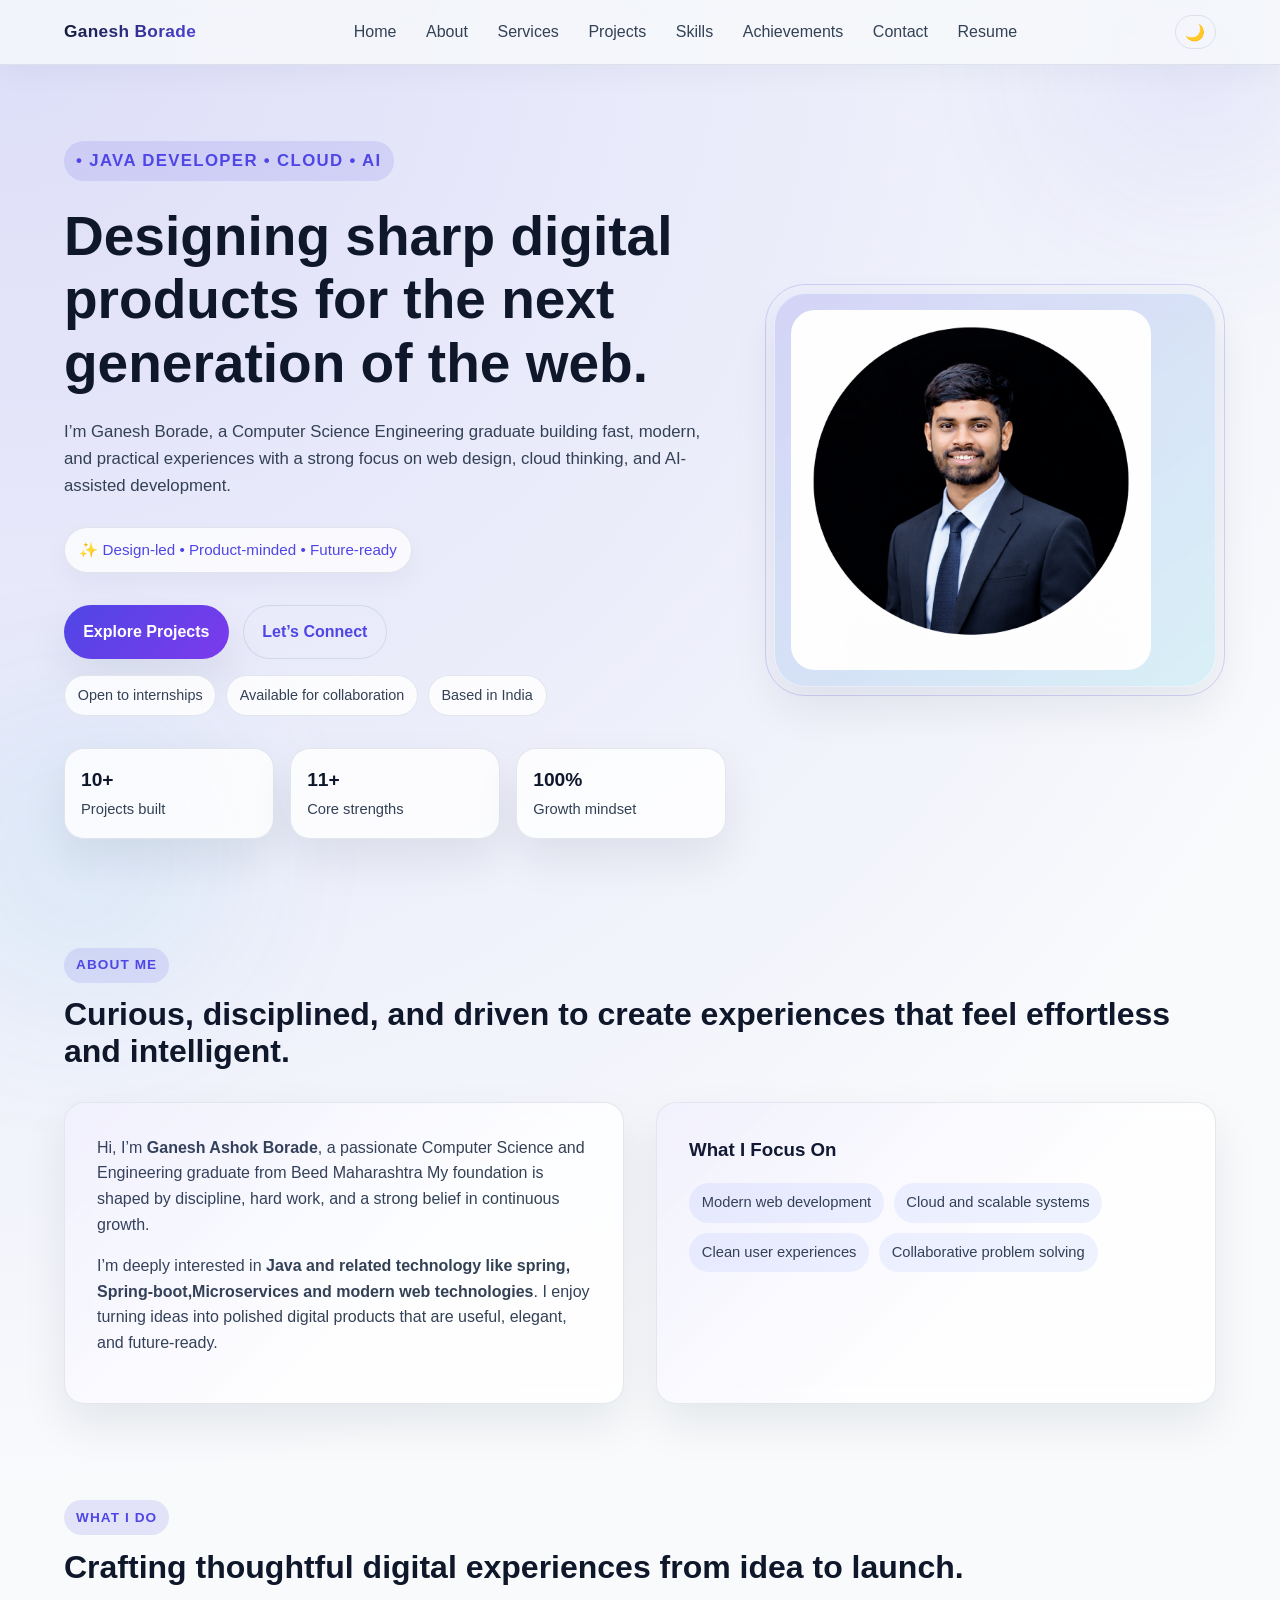
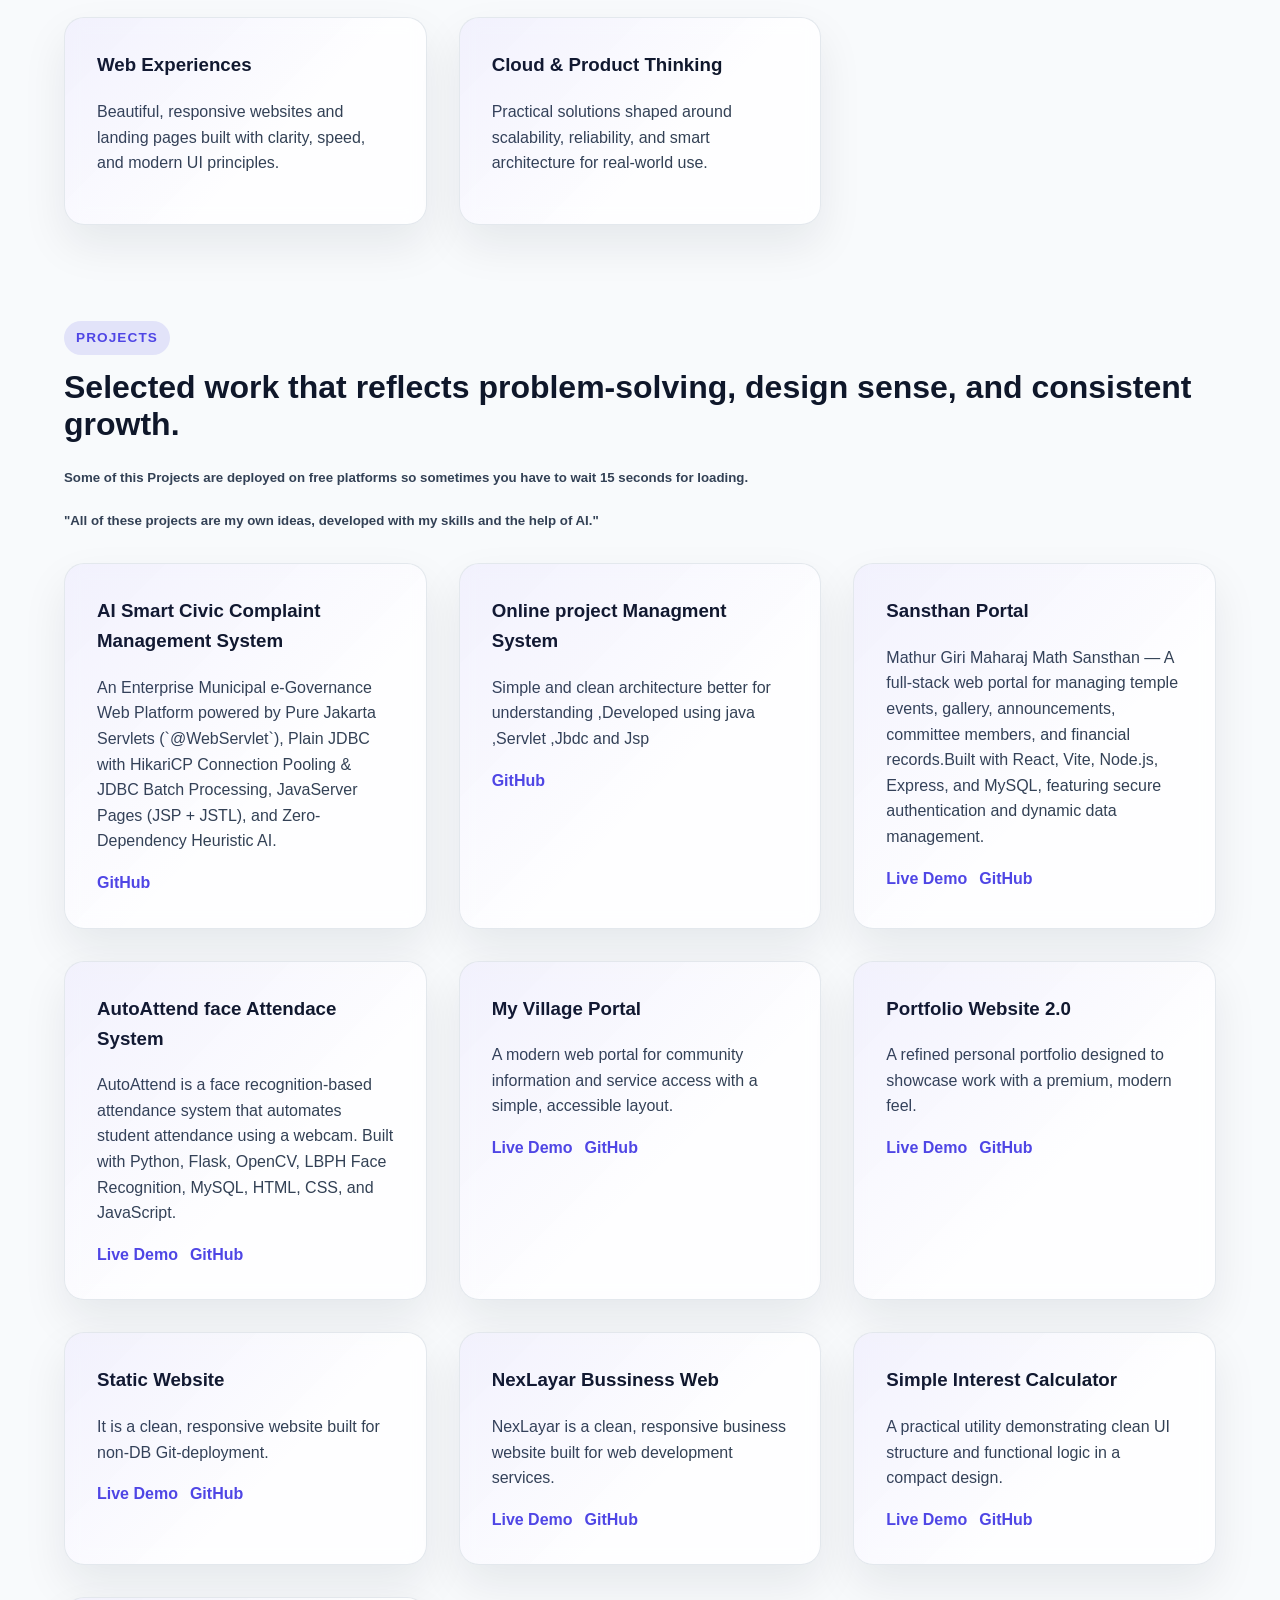
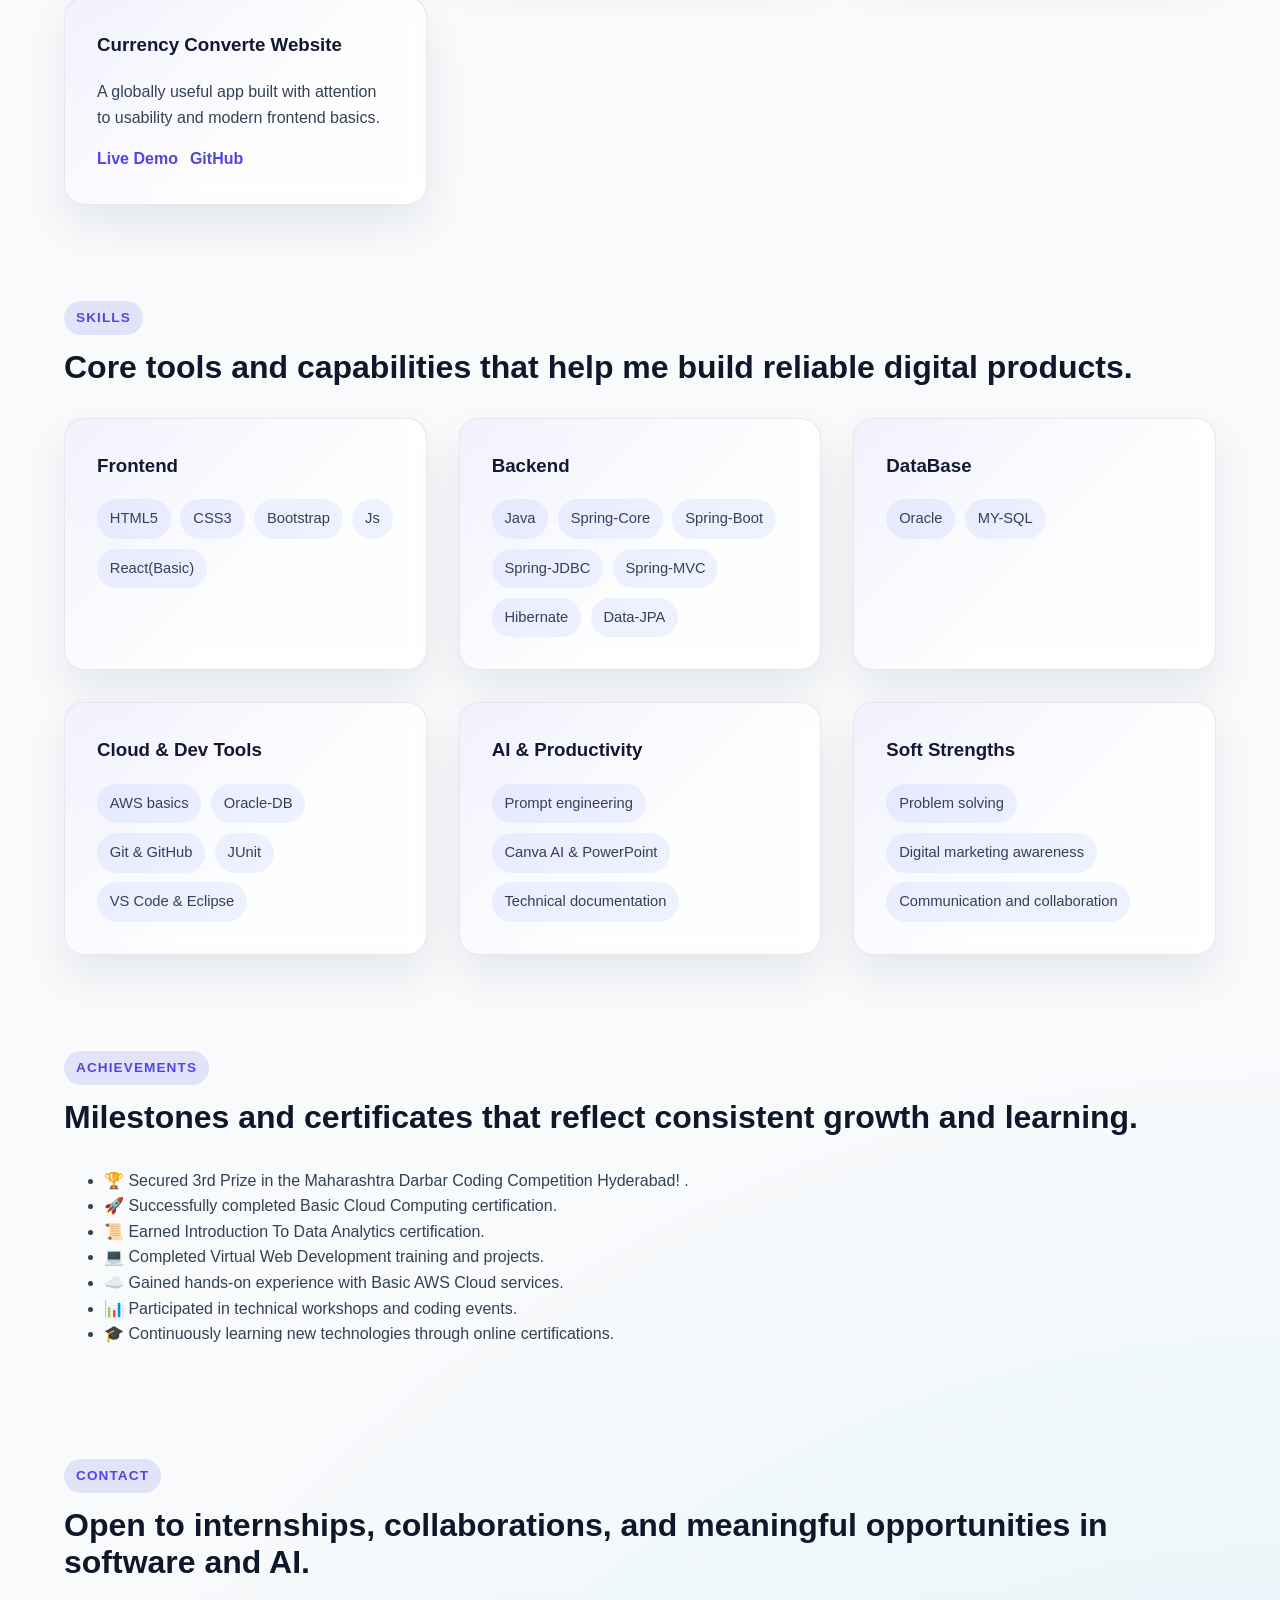
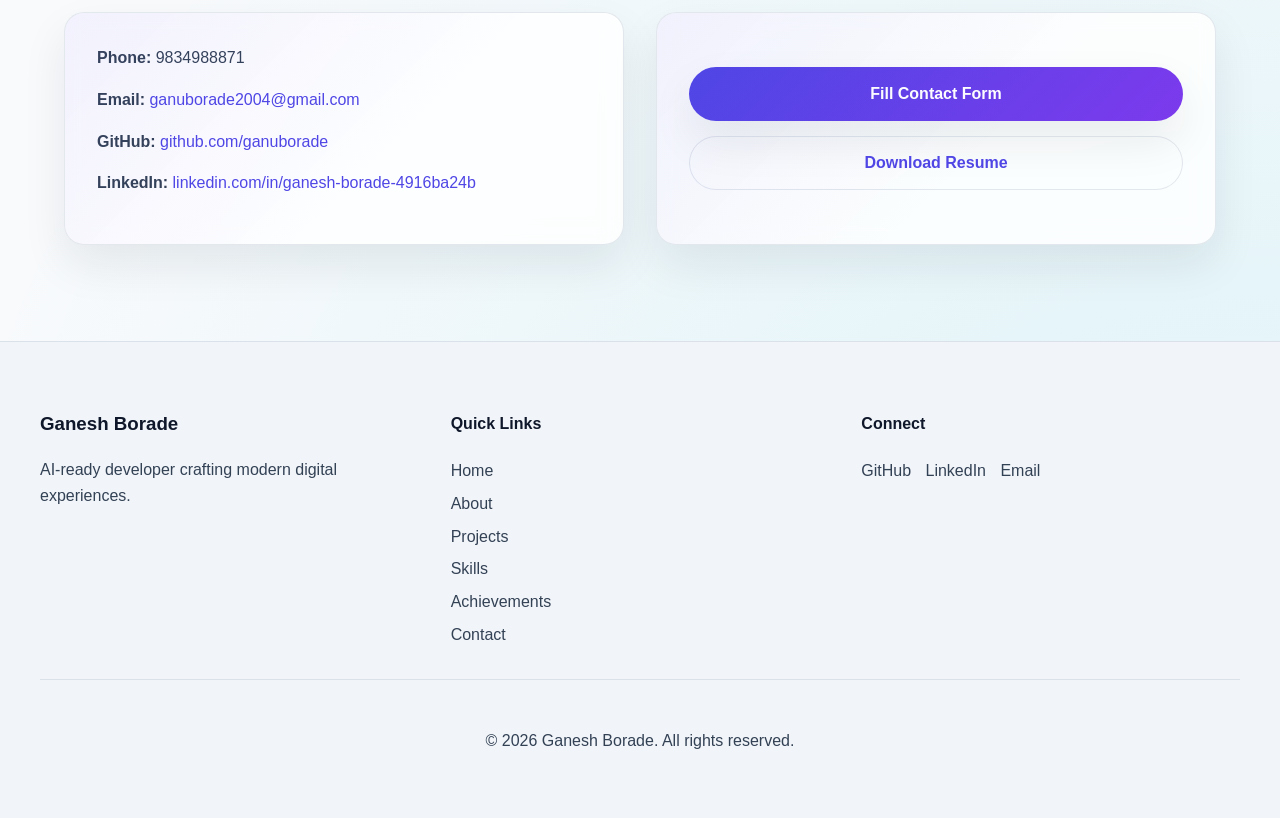
<file: index.html>
<!DOCTYPE html>
<html lang="en">
<head>
    <meta charset="UTF-8">
    <meta name="viewport" content="width=device-width, initial-scale=1.0">
    <meta name="description" content="Ganesh Borade is a modern software engineer building AI-ready web experiences, cloud solutions, and polished digital products.">
    <meta name="keywords" content="Ganesh Borade, portfolio, AI developer, web developer, cloud computing, full stack developer">
    <meta name="author" content="Ganesh Borade">
    <title>Ganesh Borade | AI-Ready Developer Portfolio</title>
    <link rel="stylesheet" href="src/styles/style.css">
    <link rel="shortcut icon" href="public/images/favicon.ico">
</head>
<body>
    <header class="l-header">
        <nav class="nav bd-grid">
            <a href="#home" class="nav__logo">Ganesh Borade</a>
            <div class="nav__menu" id="nav-menu">
                <ul class="nav__list">
                    <li class="nav__item"><a href="#home" class="nav__link active">Home</a></li>
                    <li class="nav__item"><a href="#about" class="nav__link">About</a></li>
                    <li class="nav__item"><a href="#services" class="nav__link">Services</a></li>
                    <li class="nav__item"><a href="#projects" class="nav__link">Projects</a></li>
                    <li class="nav__item"><a href="#skills" class="nav__link">Skills</a></li>
                    <li class="nav__item"><a href="#gallery" class="nav__link">Achievements</a></li>
                    <li class="nav__item"><a href="#contact" class="nav__link">Contact</a></li>
                    <li class="nav__item"><a href="Resume2026.pdf" target="_blank" class="nav__link">Resume</a></li>
                </ul>
            </div>
            <button class="nav__toggle" id="nav-toggle" aria-label="Toggle navigation menu">☰</button>
            <button class="theme-toggle" id="theme-toggle" aria-label="Toggle theme">🌙</button>
        </nav>
    </header>

    <main class="l-main">
        <section class="hero section reveal" id="home">
            <div class="hero__content">
                <p class="eyebrow">• Java Developer • Cloud • AI</p>
                <h1>Designing sharp digital products for the next generation of the web.</h1>
                <p>I’m Ganesh Borade, a Computer Science Engineering graduate building fast, modern, and practical experiences with a strong focus on web design, cloud thinking, and AI-assisted development.</p>
                <div class="hero__mini-note">✨ Design-led • Product-minded • Future-ready</div>
                <div class="hero__actions">
                    <a href="#projects" class="button">Explore Projects</a>
                    <a href="#contact" class="button button--ghost">Let’s Connect</a>
                </div>
                <div class="hero__tags">
                    <span class="chip">Open to internships</span>
                    <span class="chip">Available for collaboration</span>
                    <span class="chip">Based in India</span>
                </div>
                <div class="hero__highlights">
                    <div class="stat-card">
                        <strong>10+</strong>
                        <span>Projects built</span>
                    </div>
                    <div class="stat-card">
                        <strong>11+</strong>
                        <span>Core strengths</span>
                    </div>
                    <div class="stat-card">
                        <strong>100%</strong>
                        <span>Growth mindset</span>
                    </div>
                </div>
            </div>
            <div class="hero__visual">
                <div class="hero__image-card">
                    <img src="public/images/photo.png" alt="Portrait of Ganesh Borade">
                </div>
            </div>
        </section>

        <section class="section reveal" id="about">
            <div class="section-heading">
                <p class="eyebrow">About Me</p>
                <h2>Curious, disciplined, and driven to create experiences that feel effortless and intelligent.</h2>
            </div>
            <div class="about__grid">
                <div class="card">
                    <p>Hi, I’m <strong>Ganesh Ashok Borade</strong>, a passionate Computer Science and Engineering graduate from Beed Maharashtra My foundation is shaped by discipline, hard work, and a strong belief in continuous growth.</p>
                    <p>I’m deeply interested in <strong>Java and related technology like spring, Spring-boot,Microservices and modern web technologies</strong>. I enjoy turning ideas into polished digital products that are useful, elegant, and future-ready.</p>
                </div>
                <div class="card">
                    <h3>What I Focus On</h3>
                    <ul class="skills-list">
                        <li>Modern web development</li>
                        <li>Cloud and scalable systems</li>
                        <!-- <li>AI tools and automation</li> -->
                        <li>Clean user experiences</li>
                        <li>Collaborative problem solving</li>
                    </ul>
                </div>
            </div>
        </section>

        <section class="section reveal" id="services">
            <div class="section-heading">
                <p class="eyebrow">What I Do</p>
                <h2>Crafting thoughtful digital experiences from idea to launch.</h2>
            </div>
            <div class="service__grid">
                <article class="card service-card">
                    <h3>Web Experiences</h3>
                    <p>Beautiful, responsive websites and landing pages built with clarity, speed, and modern UI principles.</p>
                </article>
                <article class="card service-card">
                    <h3>Cloud & Product Thinking</h3>
                    <p>Practical solutions shaped around scalability, reliability, and smart architecture for real-world use.</p>
                </article>
                <!-- <article class="card service-card">
                    <h3>AI-Assisted Development</h3>
                    <p>Using smart tools and workflows to build faster while keeping quality, structure, and creativity high.</p>
                </article> -->
            </div>
        </section>

        <section class="section reveal" id="projects">
            <div class="section-heading">
                <p class="eyebrow">Projects</p>
                <h2>Selected work that reflects problem-solving, design sense, and consistent growth.</h2>
                <h5>Some of this Projects are deployed on free platforms so sometimes you have to wait 15 seconds for loading.</h5>
                 <h5>"All of these projects are my own ideas, developed with my skills and the help of AI."</h5>
            </div>
            <div class="grid-section">
                 <article class="card">
                    <h3>AI Smart Civic Complaint Management System</h3>
                    <p>An Enterprise Municipal e-Governance Web Platform powered by Pure Jakarta Servlets (`@WebServlet`), Plain JDBC with HikariCP Connection Pooling & JDBC Batch Processing, JavaServer Pages (JSP + JSTL), and Zero-Dependency Heuristic AI.</p>
                    <div class="card__links">
                         <!-- <a href="" target="_blank" rel="noopener">Live Demo</a> -->
                        <a href="https://github.com/ganuborade/AI-SMART-CIVIC-COMPLAINT-MANAGMENT-SYSTEM" target="_blank" rel="noopener">GitHub</a>
                    </div>
                </article>
                 <article class="card">
                    <h3>Online project Managment System</h3>
                    <p>Simple and clean architecture better for understanding ,Developed using java ,Servlet ,Jbdc and Jsp</p>
                    <div class="card__links">
                         <!-- <a href="" target="_blank" rel="noopener">Live Demo</a> -->
                        <a href="https://github.com/ganuborade/Online-Product-Managment-System" target="_blank" rel="noopener">GitHub</a>
                    </div>
                </article>
                <article class="card">
                    <h3>Sansthan Portal</h3>
                    <p>Mathur Giri Maharaj Math Sansthan — A full-stack web portal for managing temple events, gallery, announcements, committee members, and financial records.Built with React, Vite, Node.js, Express, and MySQL, featuring secure authentication and dynamic data management.</p>
                    <div class="card__links">
                         <a href="https://math-portal-9zgx.onrender.com/" target="_blank" rel="noopener">Live Demo</a>
                        <a href="https://github.com/ganuborade/math-portal" target="_blank" rel="noopener">GitHub</a>
                    </div>
                </article>
                <article class="card">
                    <h3>AutoAttend face Attendace System</h3>
                    <p>AutoAttend is a face recognition-based attendance system that automates student attendance using a webcam. Built with Python, Flask, OpenCV, LBPH Face Recognition, MySQL, HTML, CSS, and JavaScript.</p>
                    <div class="card__links">
                       <a href="https://autoattend-face-recognition.onrender.com/" target="_blank" rel="noopener">Live Demo</a>
                        <a href="https://github.com/ganuborade/AutoAttend-Face-Recognition" target="_blank" rel="noopener">GitHub</a>
                    </div>
                </article>
                <article class="card">
                    <h3>My Village Portal</h3>
                    <p>A modern web portal for community information and service access with a simple, accessible layout.</p>
                    <div class="card__links">
                        <a href="https://ganuborade.github.io/my-village-portal/" target="_blank" rel="noopener">Live Demo</a>
                        <a href="https://github.com/ganuborade/my-village-portal" target="_blank" rel="noopener">GitHub</a>
                    </div>
                </article>
                <article class="card">
                    <h3>Portfolio Website 2.0</h3>
                    <p>A refined personal portfolio designed to showcase work with a premium, modern feel.</p>
                    <div class="card__links">
                        <a href="https://ganuborade.github.io/portfolio.website2.0/" target="_blank" rel="noopener">Live Demo</a>
                        <a href="https://github.com/ganuborade/portfolio.website2.0" target="_blank" rel="noopener">GitHub</a>
                    </div>
                </article>
                 <article class="card">
                    <h3>Static Website</h3>
                    <p>It is a clean, responsive website built for non-DB Git-deployment.</p>
                    <div class="card__links">
                         <a href="https://nexlayer2026.github.io/nexLayer-math-portal//" target="_blank" rel="noopener">Live Demo</a>
                        <a href="https://github.com/ganuborade/math-portal" target="_blank" rel="noopener">GitHub</a>
                    </div>
                </article>
                <article class="card">
                    <h3>NexLayar Bussiness Web</h3>
                    <p>NexLayar is a clean, responsive business website built for web development services.</p>
                    <div class="card__links">
                        <a href="https://ganuborade.github.io/nex_layar/" target="_blank" rel="noopener">Live Demo</a>
                        <a href="https://github.com/ganuborade/nex_layar" target="_blank" rel="noopener">GitHub</a>
                    </div>
                </article>
                <article class="card">
                    <h3>Simple Interest Calculator</h3>
                    <p>A practical utility demonstrating clean UI structure and functional logic in a compact design.</p>
                    <div class="card__links">
                        <a href="https://ganuborade.github.io/Simple-Interest-Calculator/" target="_blank" rel="noopener">Live Demo</a>
                        <a href="https://github.com/ganuborade/Simple-Interest-Calculator" target="_blank" rel="noopener">GitHub</a>
                    </div>
                </article>
                <article class="card">
                    <h3>Currency Converte Website</h3>
                    <p>A globally useful app built with attention to usability and modern frontend basics.</p>
                    <div class="card__links">
                        <a href="https://ganuborade.github.io/CurrencyConverterWebsite/" target="_blank" rel="noopener">Live Demo</a>
                        <a href="https://github.com/ganuborade/CurrencyConverterWebsite" target="_blank" rel="noopener">GitHub</a>
                    </div>
                </article>
            </div>
        </section>

        <section class="section reveal" id="skills">
            <div class="section-heading">
                <p class="eyebrow">Skills</p>
                <h2>Core tools and capabilities that help me build reliable digital products.</h2>
            </div>
            <div class="grid-section">
                <!-- <div class="card">
                    <h3>Programming</h3>
                    <ul class="skills-list">
                        <li>Java</li>
                        <li>Js</li>
                        <li>c/cpp</li>
                        <li>JavaScript</li>
                        <li>c/c++</li>
                    </ul>
                </div> -->
                <div class="card">
                    <h3>Frontend</h3>
                    <ul class="skills-list">
                        <li>HTML5</li>
                        <li>CSS3</li>
                         <li>Bootstrap</li>
                        <li>Js</li>
                        <li>React(Basic)</li>
                       
                    </ul>
                </div>
                <div class="card">
                    <h3>Backend</h3>
                    <ul class="skills-list">
                        <li>Java</li>
                        <li>Spring-Core</li>
                        <li>Spring-Boot</li>
                        <li>Spring-JDBC</li>
                        <li>Spring-MVC</li>
                        <li>Hibernate</li>
                        <li>Data-JPA</li>
                        
                    </ul>
                </div>
                <div class="card">
                    <h3>DataBase</h3>
                    <ul class="skills-list">
                        <li>Oracle</li>
                        <li>MY-SQL</li> 
                    </ul>
                 </div>   
                <div class="card">
                    <h3>Cloud & Dev Tools</h3>
                    <ul class="skills-list">
                        <li>AWS basics</li>
                        <li>Oracle-DB </li>
                        <li>Git & GitHub</li>
                        <li>JUnit</li>
                        <li>VS Code & Eclipse</li>
                    </ul>
                </div>
                <div class="card">
                    <h3>AI & Productivity</h3>
                    <ul class="skills-list">
                        <li>Prompt engineering</li>
                        <li>Canva AI & PowerPoint</li>
                        <li>Technical documentation</li>
                    </ul>
                </div>
                <div class="card">
                    <h3>Soft Strengths</h3>
                    <ul class="skills-list">
                        <li>Problem solving</li>
                        <li>Digital marketing awareness</li>
                        <li>Communication and collaboration</li>
                    </ul>
                </div>
            </div>
        </section>
        
        <section class="section reveal" id="gallery">
            <div class="section-heading">
                <p class="eyebrow">Achievements</p>
                <h2>Milestones and certificates that reflect consistent growth and learning.</h2>
            </div>
        
            <div class="achievements-container">
                <ul class="achievements-list">
                     <li>🏆 Secured 3rd Prize in the Maharashtra Darbar Coding Competition Hyderabad! .</li>
                    <li>🚀 Successfully completed Basic Cloud Computing certification.</li>
                    <li>📜 Earned Introduction To Data Analytics certification.</li>
                    <li>💻 Completed Virtual Web Development training and projects.</li>
                    <li>☁️ Gained hands-on experience with Basic AWS Cloud services.</li>
                    <li>📊 Participated in technical workshops and coding events.</li>
                    <li>🎓 Continuously learning new technologies through online certifications.</li>
                </ul>
            </div>
        </section>
      
        <section class="section reveal" id="contact">
            <div class="section-heading">
                <p class="eyebrow">Contact</p>
                <h2>Open to internships, collaborations, and meaningful opportunities in software and AI.</h2>
            </div>
            <div class="contact__container">
                <div class="card contact__info">
                    <p><strong>Phone:</strong> 9834988871</p>
                    <p><strong>Email:</strong> <a href="mailto:ganuborade2004@gmail.com">ganuborade2004@gmail.com</a></p>
                    <p><strong>GitHub:</strong> <a href="https://github.com/ganuborade" target="_blank" rel="noopener">github.com/ganuborade</a></p>
                    <p><strong>LinkedIn:</strong> <a href="https://www.linkedin.com/in/ganesh-borade-4916ba24b" target="_blank" rel="noopener">linkedin.com/in/ganesh-borade-4916ba24b</a></p>
                </div>
                <div class="card contact__form">
                    <a href="https://docs.google.com/forms/d/e/1FAIpQLSddEUsGIPqOsh6uXN01mszEO12jZRgRjV_f6b4b1P07AVM16w/viewform?usp=header" class="button" target="_blank" rel="noopener">Fill Contact Form</a>
                    <a href="Resume2026.pdf" class="button button--ghost" target="_blank" rel="noopener">Download Resume</a>
                </div>
            </div>
        </section>
    </main>

    <footer class="footer">
        <div class="footer__container bd-grid">
            <div class="footer__content">
                <h3>Ganesh Borade</h3>
                <p>AI-ready developer crafting modern digital experiences.</p>
            </div>
            <div class="footer__links">
                <h4>Quick Links</h4>
                <ul>
                    <li><a href="#home">Home</a></li>
                    <li><a href="#about">About</a></li>
                    <li><a href="#projects">Projects</a></li>
                    <li><a href="#skills">Skills</a></li>
                    <li><a href="#gallery">Achievements</a></li>
                    <li><a href="#contact">Contact</a></li>
                </ul>
            </div>
            <div class="footer__social">
                <h4>Connect</h4>
                <div class="social-links">
                    <a href="https://github.com/ganuborade" target="_blank" rel="noopener">GitHub</a>
                    <a href="https://www.linkedin.com/in/ganesh-borade-4916ba24b" target="_blank" rel="noopener">LinkedIn</a>
                    <a href="mailto:ganuborade2004@gmail.com">Email</a>
                </div>
            </div>
        </div>
        <div class="footer__bottom">
            <p>&copy; 2026 Ganesh Borade. All rights reserved.</p>
        </div>
    </footer>

    <script src="src/scripts/script.js"></script>
</body>
</html>
</file>
<file: src/styles/style.css>
:root {
  --header-height: 4rem;
  --first-color: #4f46e5;
  --second-color: #0f172a;
  --text-color: #334155;
  --bg-color: #f8fafc;
  --card-bg: rgba(255, 255, 255, 0.82);
  --shadow: 0 20px 45px rgba(15, 23, 42, 0.08);
  --border-color: rgba(148, 163, 184, 0.25);
  --skills-bg: #eef2ff;
  --footer-bg: #f1f5f9;
  --border-radius: 20px;
  --font-family: "Segoe UI", Tahoma, Geneva, Verdana, sans-serif;
  --font-size-base: 1rem;
  --line-height: 1.6;
  --spacing-xs: 0.5rem;
  --spacing-sm: 1rem;
  --spacing-md: 1.5rem;
  --spacing-lg: 2rem;
  --spacing-xl: 3rem;
}

.dark-theme {
  --second-color: #f8fafc;
  --text-color: #cbd5e1;
  --bg-color: #020617;
  --card-bg: rgba(15, 23, 42, 0.88);
  --shadow: 0 20px 45px rgba(2, 6, 23, 0.45);
  --border-color: rgba(148, 163, 184, 0.16);
  --skills-bg: rgba(79, 70, 229, 0.16);
  --footer-bg: #0f172a;
}

*, ::before, ::after { box-sizing: border-box; }
html { scroll-behavior: smooth; }
body {
  margin: 0;
  font-family: var(--font-family);
  font-size: var(--font-size-base);
  line-height: var(--line-height);
  color: var(--text-color);
  position: relative;
  overflow-x: hidden;
  background:
    radial-gradient(circle at top left, rgba(79, 70, 229, 0.16), transparent 26%),
    radial-gradient(circle at bottom right, rgba(6, 182, 212, 0.12), transparent 24%),
    var(--bg-color);
}
body::before,
body::after {
  content: "";
  position: fixed;
  border-radius: 50%;
  filter: blur(90px);
  pointer-events: none;
  z-index: -1;
  opacity: 0.45;
}
body::before {
  width: 280px;
  height: 280px;
  top: -80px;
  right: -60px;
  background: rgba(79, 70, 229, 0.2);
}
body::after {
  width: 320px;
  height: 320px;
  bottom: -120px;
  left: -80px;
  background: rgba(6, 182, 212, 0.16);
}

.l-header {
  position: fixed;
  top: 0;
  left: 0;
  right: 0;
  z-index: 1000;
  background: rgba(248, 250, 252, 0.78);
  -webkit-backdrop-filter: blur(18px);
  backdrop-filter: blur(18px);
  border-bottom: 1px solid var(--border-color);
  box-shadow: 0 8px 30px rgba(15, 23, 42, 0.04);
}
.dark-theme .l-header { background: rgba(2, 6, 23, 0.8); }
.l-main { margin-top: var(--header-height); }

.nav {
  max-width: 1200px;
  margin: 0 auto;
  padding: 0 var(--spacing-md);
  height: var(--header-height);
  display: flex;
  align-items: center;
  justify-content: space-between;
  position: relative;
}
.nav__logo {
  font-size: 1.08rem;
  font-weight: 700;
  color: var(--second-color);
  text-decoration: none;
  letter-spacing: 0.02em;
  background: linear-gradient(135deg, var(--second-color), var(--first-color));
  -webkit-background-clip: text;
  background-clip: text;
  -webkit-text-fill-color: transparent;
}
.nav__menu { display: flex; }
.nav__list {
  display: flex;
  gap: 0.25rem;
  list-style: none;
  margin: 0;
  padding: 0;
}
.nav__link {
  color: var(--text-color);
  text-decoration: none;
  font-weight: 500;
  padding: 0.55rem 0.8rem;
  border-radius: 999px;
  transition: all 0.2s ease;
}
.nav__link:hover, .nav__link.active {
  background: rgba(79, 70, 229, 0.12);
  color: var(--first-color);
}
.nav__toggle {
  display: none;
  cursor: pointer;
  font-size: 1.25rem;
  color: var(--second-color);
  background: transparent;
  border: none;
}
.theme-toggle {
  background: none;
  border: 1px solid var(--border-color);
  color: var(--second-color);
  font-size: 1rem;
  cursor: pointer;
  padding: 0.4rem 0.6rem;
  border-radius: 999px;
}

.section {
  max-width: 1200px;
  margin: 0 auto;
  padding: var(--spacing-xl) var(--spacing-md);
}
.hero {
  display: grid;
  grid-template-columns: 1.2fr 0.8fr;
  gap: var(--spacing-xl);
  align-items: center;
  min-height: calc(100vh - var(--header-height));
  padding-top: calc(var(--spacing-xl) + 1rem);
}
.eyebrow {
  display: inline-block;
  margin: 0 0 var(--spacing-sm);
  padding: 0.4rem 0.75rem;
  border-radius: 999px;
  background: rgba(79, 70, 229, 0.12);
  color: var(--first-color);
  font-size: 0.85rem;
  font-weight: 700;
  letter-spacing: 0.08em;
  text-transform: uppercase;
}
.hero h1, .section-heading h2 {
  margin: 0 0 var(--spacing-md);
  color: var(--second-color);
  line-height: 1.15;
}
.hero h1 { font-size: clamp(2.1rem, 4.3vw, 3.5rem); font-weight: 800; }
.section-heading { margin-bottom: var(--spacing-lg); }
.section-heading h2 { font-size: clamp(1.45rem, 2.5vw, 2.2rem); }
.section-heading .eyebrow { margin-bottom: 0.85rem; }
.hero p { font-size: 1.05rem; margin-bottom: var(--spacing-md); }
.hero__mini-note {
  display: inline-flex;
  align-items: center;
  gap: 0.4rem;
  margin-top: 0.25rem;
  padding: 0.6rem 0.9rem;
  border-radius: 999px;
  background: rgba(255, 255, 255, 0.76);
  border: 1px solid var(--border-color);
  color: var(--first-color);
  font-size: 0.95rem;
  box-shadow: 0 10px 25px rgba(15, 23, 42, 0.04);
}
.dark-theme .hero__mini-note { background: rgba(15, 23, 42, 0.7); }
.hero__actions { display: flex; flex-wrap: wrap; gap: 0.9rem; margin-top: var(--spacing-lg); }
.button {
  display: inline-flex;
  align-items: center;
  justify-content: center;
  background: linear-gradient(135deg, var(--first-color), #7c3aed);
  color: #fff;
  padding: 0.9rem 1.2rem;
  border-radius: 999px;
  text-decoration: none;
  font-weight: 600;
  box-shadow: var(--shadow);
  transition: transform 0.2s ease, box-shadow 0.2s ease;
}
.button:hover { transform: translateY(-2px); box-shadow: 0 14px 30px rgba(79, 70, 229, 0.23); }
.button--ghost {
  background: transparent;
  color: var(--first-color);
  box-shadow: inset 0 0 0 1px var(--border-color);
}
.hero__tags { display: flex; flex-wrap: wrap; gap: 0.6rem; margin-top: 1rem; }
.chip {
  background: var(--card-bg);
  border: 1px solid var(--border-color);
  color: var(--text-color);
  padding: 0.5rem 0.8rem;
  border-radius: 999px;
  font-size: 0.9rem;
}
.hero__highlights {
  display: grid;
  grid-template-columns: repeat(3, minmax(0, 1fr));
  gap: var(--spacing-sm);
  margin-top: var(--spacing-lg);
}
.stat-card {
  padding: 1rem;
  border-radius: var(--border-radius);
  background: var(--card-bg);
  border: 1px solid var(--border-color);
  box-shadow: var(--shadow);
}
.stat-card strong { display: block; font-size: 1.2rem; color: var(--second-color); }
.stat-card span { font-size: 0.92rem; }
.hero__visual { display: flex; justify-content: center; }
.hero__image-card {
  position: relative;
  padding: 1rem;
  border-radius: 32px;
  background: linear-gradient(145deg, rgba(79, 70, 229, 0.15), rgba(6, 182, 212, 0.12));
  box-shadow: var(--shadow);
  border: 1px solid rgba(255, 255, 255, 0.45);
}
.hero__image-card::before {
  content: "";
  position: absolute;
  inset: -10px;
  border-radius: 40px;
  border: 1px solid rgba(79, 70, 229, 0.2);
  z-index: -1;
}
.hero__image-card img {
  width: min(360px, 100%);
  border-radius: 24px;
  object-fit: cover;
  display: block;
}

.about__grid, .service__grid, .contact__container { display: grid; grid-template-columns: repeat(2, minmax(0, 1fr)); gap: var(--spacing-lg); }
.service__grid { grid-template-columns: repeat(3, minmax(0, 1fr)); }
.card {
  background: var(--card-bg);
  border-radius: var(--border-radius);
  padding: var(--spacing-lg);
  box-shadow: var(--shadow);
  border: 1px solid var(--border-color);
  -webkit-backdrop-filter: blur(10px);
  backdrop-filter: blur(10px);
  transition: transform 0.2s ease, box-shadow 0.2s ease;
  position: relative;
  overflow: hidden;
}
.card::before {
  content: "";
  position: absolute;
  inset: 0;
  background: linear-gradient(135deg, rgba(79, 70, 229, 0.07), transparent 60%);
  pointer-events: none;
}
.card:hover { transform: translateY(-4px); box-shadow: 0 24px 48px rgba(15, 23, 42, 0.12); }
.card h3 { color: var(--second-color); margin-top: 0; }
.card p { margin-top: 0; }
.card__links { display: flex; flex-wrap: wrap; gap: 0.75rem; margin-top: 1rem; }
.card__links a { color: var(--first-color); font-weight: 600; text-decoration: none; }
.grid-section {
  display: grid;
  grid-template-columns: repeat(auto-fit, minmax(280px, 1fr));
  gap: var(--spacing-lg);
}
.skills-list { list-style: none; padding: 0; margin: 0; display: flex; flex-wrap: wrap; gap: 0.6rem; }
.skills-list li {
  background: var(--skills-bg);
  color: var(--text-color);
  padding: 0.5rem 0.8rem;
  border-radius: 999px;
  font-size: 0.92rem;
}
.work__container {
  display: grid;
  grid-template-columns: repeat(auto-fit, minmax(220px, 1fr));
  gap: var(--spacing-lg);
}
.work__img {
  display: block;
  overflow: hidden;
  border-radius: var(--border-radius);
  box-shadow: var(--shadow);
  border: 1px solid var(--border-color);
}
.work__img img { width: 100%; height: 220px; object-fit: cover; display: block; transition: transform 0.25s ease; }
.work__img:hover img { transform: scale(1.05); }
.contact__info a { color: var(--first-color); text-decoration: none; }
.contact__form { display: flex; flex-direction: column; gap: 0.9rem; justify-content: center; }
.reveal { opacity: 0; transform: translateY(24px); transition: opacity 0.8s ease, transform 0.8s ease; }
.reveal.is-visible { opacity: 1; transform: translateY(0); }

.footer {
  background: var(--footer-bg);
  border-top: 1px solid var(--border-color);
  padding: var(--spacing-xl) var(--spacing-md);
  margin-top: var(--spacing-xl);
}
.footer__container {
  max-width: 1200px;
  margin: 0 auto;
  display: grid;
  grid-template-columns: repeat(auto-fit, minmax(220px, 1fr));
  gap: var(--spacing-lg);
}
.footer__content h3, .footer__links h4, .footer__social h4 { color: var(--second-color); }
.footer__links ul { list-style: none; padding: 0; margin: 0; display: flex; flex-direction: column; gap: 0.45rem; }
.footer__links a, .social-links a { color: var(--text-color); text-decoration: none; }
.footer__links a:hover, .social-links a:hover { color: var(--first-color); }
.social-links { display: flex; flex-wrap: wrap; gap: 0.9rem; }
.footer__bottom { max-width: 1200px; margin: var(--spacing-lg) auto 0; padding-top: var(--spacing-lg); border-top: 1px solid var(--border-color); text-align: center; }

@media (max-width: 900px) {
  .hero, .about__grid, .service__grid, .contact__container { grid-template-columns: 1fr; }
  .hero__visual { order: -1; }
}

@media (max-width: 768px) {
  .nav__menu {
    display: none;
    position: fixed;
    top: var(--header-height);
    left: 0;
    right: 0;
    background: var(--card-bg);
    padding: var(--spacing-md);
    border-bottom: 1px solid var(--border-color);
  }
  .nav__menu.show { display: block; }
  .nav__list { flex-direction: column; gap: 0.5rem; }
  .nav__toggle { display: block; }
  .theme-toggle { margin-left: auto; }
  .hero__highlights { grid-template-columns: 1fr; }
}

@media (max-width: 480px) {
  .section { padding: var(--spacing-lg) var(--spacing-sm); }
  .hero { padding-top: var(--spacing-lg); }
  .hero__actions { flex-direction: column; }
  .button { width: 100%; }
  .card { padding: var(--spacing-md); }
}
</file>
